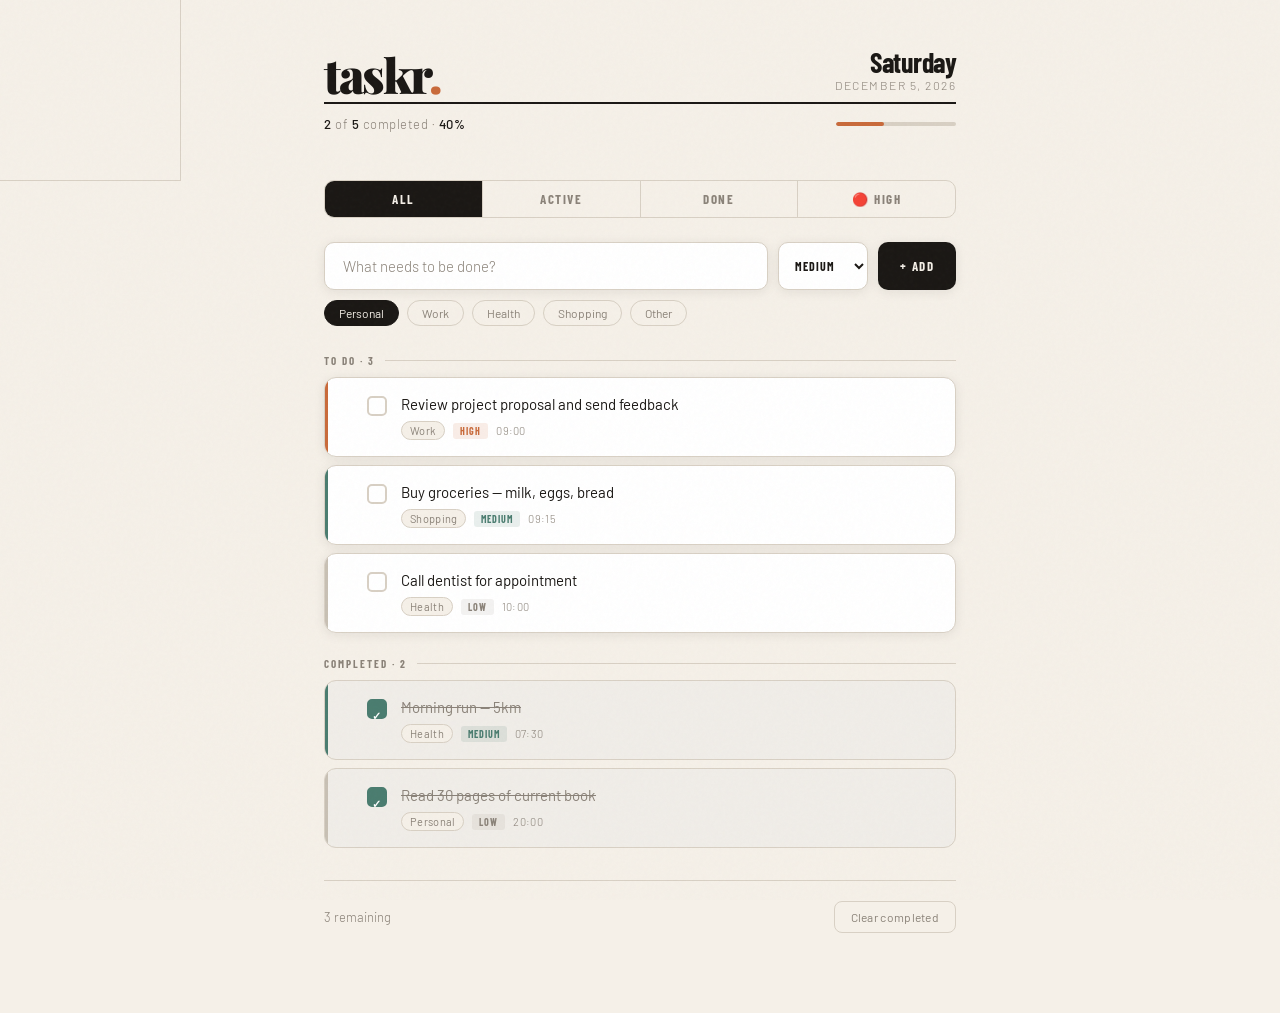
<file: index.html>
<!DOCTYPE html>
<html lang="en">
<head>
<meta charset="UTF-8">
<meta name="viewport" content="width=device-width, initial-scale=1.0">
<title>Taskr — Get things done</title>
<link href="https://fonts.googleapis.com/css2?family=Playfair+Display:wght@400;700;900&family=Barlow:wght@300;400;500&family=Barlow+Condensed:wght@500;700&display=swap" rel="stylesheet">
<style>
  :root {
    --bg: #f5f0e8;
    --ink: #1a1714;
    --muted: #8a8278;
    --accent: #c96a3a;
    --accent2: #4a7c6f;
    --border: #d8d0c4;
    --card: #ffffff;
    --done-bg: #f0ede8;
    --shadow: 0 2px 12px rgba(26,23,20,0.08);
    --shadow-hover: 0 8px 32px rgba(26,23,20,0.14);
  }

  * { margin: 0; padding: 0; box-sizing: border-box; }

  body {
    font-family: 'Barlow', sans-serif;
    background: var(--bg);
    color: var(--ink);
    min-height: 100vh;
    position: relative;
  }

  /* Grain texture overlay */
  body::before {
    content: '';
    position: fixed;
    inset: 0;
    background-image: url("data:image/svg+xml,%3Csvg viewBox='0 0 256 256' xmlns='http://www.w3.org/2000/svg'%3E%3Cfilter id='noise'%3E%3CfeTurbulence type='fractalNoise' baseFrequency='0.9' numOctaves='4' stitchTiles='stitch'/%3E%3C/filter%3E%3Crect width='100%25' height='100%25' filter='url(%23noise)' opacity='0.04'/%3E%3C/svg%3E");
    pointer-events: none;
    z-index: 1000;
    opacity: 0.6;
  }

  /* Decorative corner lines */
  body::after {
    content: '';
    position: fixed;
    top: 0; left: 0;
    width: 180px; height: 180px;
    border-right: 1px solid var(--border);
    border-bottom: 1px solid var(--border);
    pointer-events: none;
    z-index: 0;
  }

  .layout {
    max-width: 680px;
    margin: 0 auto;
    padding: 48px 24px 80px;
    position: relative;
    z-index: 1;
  }

  /* Header */
  .header {
    margin-bottom: 48px;
    opacity: 0;
    animation: slideIn 0.7s ease forwards;
  }
  .header-top {
    display: flex;
    align-items: flex-end;
    justify-content: space-between;
    margin-bottom: 4px;
  }
  .logo {
    font-family: 'Playfair Display', serif;
    font-weight: 900;
    font-size: 48px;
    line-height: 1;
    letter-spacing: -2px;
    color: var(--ink);
  }
  .logo-dot { color: var(--accent); }
  .date-block {
    text-align: right;
    padding-bottom: 6px;
  }
  .date-day {
    font-family: 'Barlow Condensed', sans-serif;
    font-size: 28px;
    font-weight: 700;
    line-height: 1;
    letter-spacing: -0.5px;
  }
  .date-full {
    font-size: 12px;
    color: var(--muted);
    font-weight: 300;
    letter-spacing: 1.5px;
    text-transform: uppercase;
    margin-top: 2px;
  }
  .header-rule {
    height: 2px;
    background: var(--ink);
    margin-bottom: 12px;
  }
  .header-sub {
    display: flex;
    align-items: center;
    justify-content: space-between;
  }
  .task-summary {
    font-size: 13px;
    color: var(--muted);
    font-weight: 300;
    letter-spacing: 0.5px;
  }
  .task-summary strong {
    color: var(--ink);
    font-weight: 500;
  }
  .progress-wrap {
    width: 120px;
    height: 4px;
    background: var(--border);
    border-radius: 2px;
    overflow: hidden;
  }
  .progress-fill {
    height: 100%;
    background: var(--accent);
    border-radius: 2px;
    transition: width 0.5s ease;
    width: 0%;
  }

  /* Filter tabs */
  .filters {
    display: flex;
    gap: 0;
    margin-bottom: 24px;
    border: 1px solid var(--border);
    border-radius: 10px;
    overflow: hidden;
    opacity: 0;
    animation: slideIn 0.7s 0.1s ease forwards;
  }
  .filter-btn {
    flex: 1;
    background: none;
    border: none;
    border-right: 1px solid var(--border);
    padding: 10px 0;
    font-family: 'Barlow Condensed', sans-serif;
    font-size: 13px;
    font-weight: 700;
    letter-spacing: 1.5px;
    text-transform: uppercase;
    color: var(--muted);
    cursor: pointer;
    transition: all 0.2s;
  }
  .filter-btn:last-child { border-right: none; }
  .filter-btn.active {
    background: var(--ink);
    color: var(--bg);
  }
  .filter-btn:hover:not(.active) { background: var(--border); color: var(--ink); }

  /* Input area */
  .input-section {
    margin-bottom: 28px;
    opacity: 0;
    animation: slideIn 0.7s 0.15s ease forwards;
  }
  .input-row {
    display: flex;
    gap: 10px;
    align-items: stretch;
  }
  .input-wrap {
    flex: 1;
    position: relative;
  }
  .task-input {
    width: 100%;
    background: var(--card);
    border: 1px solid var(--border);
    border-radius: 10px;
    padding: 14px 18px;
    font-family: 'Barlow', sans-serif;
    font-size: 15px;
    font-weight: 400;
    color: var(--ink);
    outline: none;
    transition: border-color 0.2s, box-shadow 0.2s;
    box-shadow: var(--shadow);
  }
  .task-input::placeholder { color: var(--muted); font-weight: 300; }
  .task-input:focus {
    border-color: var(--ink);
    box-shadow: var(--shadow-hover);
  }

  .priority-select {
    background: var(--card);
    border: 1px solid var(--border);
    border-radius: 10px;
    padding: 14px 12px;
    font-family: 'Barlow Condensed', sans-serif;
    font-size: 12px;
    font-weight: 700;
    letter-spacing: 1px;
    text-transform: uppercase;
    color: var(--ink);
    outline: none;
    cursor: pointer;
    box-shadow: var(--shadow);
    min-width: 90px;
    transition: border-color 0.2s;
  }
  .priority-select:focus { border-color: var(--ink); }

  .add-btn {
    background: var(--ink);
    color: var(--bg);
    border: none;
    border-radius: 10px;
    padding: 14px 22px;
    font-family: 'Barlow Condensed', sans-serif;
    font-size: 13px;
    font-weight: 700;
    letter-spacing: 1.5px;
    text-transform: uppercase;
    cursor: pointer;
    transition: all 0.2s;
    box-shadow: var(--shadow);
    white-space: nowrap;
  }
  .add-btn:hover {
    background: var(--accent);
    transform: translateY(-1px);
    box-shadow: var(--shadow-hover);
  }
  .add-btn:active { transform: translateY(0); }

  /* Category row */
  .category-row {
    display: flex;
    gap: 8px;
    margin-top: 10px;
    flex-wrap: wrap;
  }
  .cat-btn {
    background: none;
    border: 1px solid var(--border);
    border-radius: 20px;
    padding: 5px 14px;
    font-family: 'Barlow', sans-serif;
    font-size: 12px;
    font-weight: 400;
    color: var(--muted);
    cursor: pointer;
    transition: all 0.2s;
  }
  .cat-btn.selected {
    background: var(--ink);
    border-color: var(--ink);
    color: var(--bg);
  }
  .cat-btn:hover:not(.selected) { border-color: var(--ink); color: var(--ink); }

  /* Tasks list */
  .tasks-container {
    opacity: 0;
    animation: slideIn 0.7s 0.2s ease forwards;
  }
  .tasks-group-label {
    font-family: 'Barlow Condensed', sans-serif;
    font-size: 11px;
    font-weight: 700;
    letter-spacing: 2px;
    text-transform: uppercase;
    color: var(--muted);
    margin-bottom: 10px;
    margin-top: 24px;
    display: flex;
    align-items: center;
    gap: 10px;
  }
  .tasks-group-label::after {
    content: '';
    flex: 1;
    height: 1px;
    background: var(--border);
  }

  .task-item {
    background: var(--card);
    border: 1px solid var(--border);
    border-radius: 12px;
    padding: 16px 18px;
    margin-bottom: 8px;
    display: flex;
    align-items: flex-start;
    gap: 14px;
    box-shadow: var(--shadow);
    transition: all 0.25s ease;
    position: relative;
    overflow: hidden;
    cursor: default;
    animation: taskEnter 0.35s ease forwards;
  }
  @keyframes taskEnter {
    from { opacity: 0; transform: translateY(12px); }
    to   { opacity: 1; transform: translateY(0); }
  }
  .task-item::before {
    content: '';
    position: absolute;
    left: 0; top: 0; bottom: 0;
    width: 3px;
    background: var(--priority-color, var(--border));
    border-radius: 12px 0 0 12px;
  }
  .task-item:hover {
    box-shadow: var(--shadow-hover);
    transform: translateY(-1px);
    border-color: #c8c0b4;
  }
  .task-item.done {
    background: var(--done-bg);
    box-shadow: none;
    border-color: var(--border);
  }
  .task-item.done:hover { transform: none; box-shadow: none; }

  /* Checkbox */
  .check-wrap {
    flex-shrink: 0;
    margin-top: 2px;
  }
  .check-box {
    width: 20px;
    height: 20px;
    border: 2px solid var(--border);
    border-radius: 5px;
    cursor: pointer;
    display: flex;
    align-items: center;
    justify-content: center;
    transition: all 0.2s;
    background: white;
  }
  .check-box:hover { border-color: var(--ink); }
  .task-item.done .check-box {
    background: var(--accent2);
    border-color: var(--accent2);
  }
  .check-icon {
    display: none;
    width: 10px;
    height: 10px;
  }
  .task-item.done .check-icon { display: block; }
  .check-icon::before {
    content: '✓';
    color: white;
    font-size: 11px;
    font-weight: 700;
    line-height: 1;
  }

  /* Task content */
  .task-body { flex: 1; min-width: 0; }
  .task-text {
    font-size: 15px;
    font-weight: 400;
    line-height: 1.4;
    word-break: break-word;
    transition: all 0.2s;
  }
  .task-item.done .task-text {
    text-decoration: line-through;
    color: var(--muted);
  }
  .task-meta {
    display: flex;
    align-items: center;
    gap: 8px;
    margin-top: 6px;
    flex-wrap: wrap;
  }
  .task-cat {
    font-size: 11px;
    color: var(--muted);
    background: var(--bg);
    border: 1px solid var(--border);
    border-radius: 20px;
    padding: 2px 8px;
    font-weight: 400;
    letter-spacing: 0.3px;
  }
  .task-time {
    font-size: 11px;
    color: var(--muted);
    font-weight: 300;
    letter-spacing: 0.3px;
  }
  .priority-badge {
    font-family: 'Barlow Condensed', sans-serif;
    font-size: 10px;
    font-weight: 700;
    letter-spacing: 1px;
    text-transform: uppercase;
    padding: 2px 7px;
    border-radius: 3px;
  }
  .badge-high   { background: rgba(201,106,58,0.12); color: var(--accent); }
  .badge-medium { background: rgba(74,124,111,0.12); color: var(--accent2); }
  .badge-low    { background: rgba(138,130,120,0.1); color: var(--muted); }

  /* Task actions */
  .task-actions {
    display: flex;
    gap: 4px;
    flex-shrink: 0;
    opacity: 0;
    transition: opacity 0.2s;
  }
  .task-item:hover .task-actions { opacity: 1; }
  .action-btn {
    background: none;
    border: 1px solid var(--border);
    border-radius: 7px;
    width: 30px;
    height: 30px;
    display: flex;
    align-items: center;
    justify-content: center;
    cursor: pointer;
    font-size: 13px;
    transition: all 0.2s;
    color: var(--muted);
  }
  .action-btn:hover { background: var(--bg); border-color: var(--ink); color: var(--ink); }
  .action-btn.delete:hover { background: #fde8e8; border-color: #e05c5c; color: #e05c5c; }

  /* Empty state */
  .empty-state {
    text-align: center;
    padding: 60px 20px;
    display: none;
  }
  .empty-state.active { display: block; }
  .empty-icon {
    font-size: 40px;
    margin-bottom: 16px;
    opacity: 0.5;
  }
  .empty-title {
    font-family: 'Playfair Display', serif;
    font-size: 22px;
    font-weight: 700;
    margin-bottom: 8px;
    color: var(--ink);
  }
  .empty-sub {
    font-size: 14px;
    color: var(--muted);
    font-weight: 300;
    line-height: 1.6;
  }

  /* Clear completed */
  .bottom-bar {
    display: flex;
    align-items: center;
    justify-content: space-between;
    margin-top: 32px;
    padding-top: 20px;
    border-top: 1px solid var(--border);
  }
  .bottom-count {
    font-size: 13px;
    color: var(--muted);
    font-weight: 300;
  }
  .clear-btn {
    background: none;
    border: 1px solid var(--border);
    border-radius: 8px;
    padding: 8px 16px;
    font-family: 'Barlow', sans-serif;
    font-size: 12px;
    font-weight: 400;
    color: var(--muted);
    cursor: pointer;
    transition: all 0.2s;
    letter-spacing: 0.3px;
  }
  .clear-btn:hover {
    border-color: #e05c5c;
    color: #e05c5c;
    background: #fde8e8;
  }

  /* Animations */
  @keyframes slideIn {
    from { opacity: 0; transform: translateY(16px); }
    to   { opacity: 1; transform: translateY(0); }
  }
  .task-item.removing {
    animation: taskLeave 0.3s ease forwards;
  }
  @keyframes taskLeave {
    to { opacity: 0; transform: translateX(20px); max-height: 0; padding: 0; margin: 0; border: none; }
  }

  /* Drag handle */
  .drag-handle {
    flex-shrink: 0;
    color: var(--border);
    cursor: grab;
    font-size: 14px;
    padding: 2px 0;
    opacity: 0;
    transition: opacity 0.2s;
    line-height: 1;
    margin-top: 2px;
  }
  .task-item:hover .drag-handle { opacity: 1; }
  .task-item.dragging {
    opacity: 0.5;
    box-shadow: var(--shadow-hover);
  }
  .task-item.drag-over {
    border-color: var(--accent);
    border-style: dashed;
  }

  /* Edit mode */
  .task-edit-input {
    width: 100%;
    background: none;
    border: none;
    border-bottom: 1px solid var(--ink);
    outline: none;
    font-family: 'Barlow', sans-serif;
    font-size: 15px;
    font-weight: 400;
    color: var(--ink);
    padding: 2px 0;
    margin-bottom: 2px;
  }
</style>
</head>
<body>

<div class="layout">

  <!-- Header -->
  <div class="header">
    <div class="header-top">
      <div class="logo">taskr<span class="logo-dot">.</span></div>
      <div class="date-block">
        <div class="date-day" id="dateDay"></div>
        <div class="date-full" id="dateFull"></div>
      </div>
    </div>
    <div class="header-rule"></div>
    <div class="header-sub">
      <div class="task-summary" id="taskSummary">No tasks yet</div>
      <div class="progress-wrap">
        <div class="progress-fill" id="progressFill"></div>
      </div>
    </div>
  </div>

  <!-- Filters -->
  <div class="filters">
    <button class="filter-btn active" data-filter="all" onclick="setFilter('all', this)">All</button>
    <button class="filter-btn" data-filter="active" onclick="setFilter('active', this)">Active</button>
    <button class="filter-btn" data-filter="done" onclick="setFilter('done', this)">Done</button>
    <button class="filter-btn" data-filter="high" onclick="setFilter('high', this)">🔴 High</button>
  </div>

  <!-- Input -->
  <div class="input-section">
    <div class="input-row">
      <div class="input-wrap">
        <input class="task-input" id="taskInput" type="text" placeholder="What needs to be done?" autocomplete="off" />
      </div>
      <select class="priority-select" id="prioritySelect">
        <option value="medium">Medium</option>
        <option value="high">High</option>
        <option value="low">Low</option>
      </select>
      <button class="add-btn" onclick="addTask()">+ Add</button>
    </div>
    <div class="category-row" id="categoryRow">
      <button class="cat-btn selected" data-cat="Personal" onclick="selectCat(this)">Personal</button>
      <button class="cat-btn" data-cat="Work" onclick="selectCat(this)">Work</button>
      <button class="cat-btn" data-cat="Health" onclick="selectCat(this)">Health</button>
      <button class="cat-btn" data-cat="Shopping" onclick="selectCat(this)">Shopping</button>
      <button class="cat-btn" data-cat="Other" onclick="selectCat(this)">Other</button>
    </div>
  </div>

  <!-- Tasks -->
  <div class="tasks-container">
    <div id="tasksList"></div>
    <div class="empty-state" id="emptyState">
      <div class="empty-icon">📋</div>
      <div class="empty-title">All clear</div>
      <div class="empty-sub">No tasks here. Add something above<br>and get things done.</div>
    </div>
    <div class="bottom-bar" id="bottomBar" style="display:none">
      <div class="bottom-count" id="bottomCount"></div>
      <button class="clear-btn" onclick="clearCompleted()">Clear completed</button>
    </div>
  </div>

</div>

<script>
  // ── State ──────────────────────────────────────────────
  let tasks = JSON.parse(localStorage.getItem('taskr-tasks') || '[]');
  let currentFilter = 'all';
  let selectedCat = 'Personal';
  let dragSrcIdx = null;

  // ── Init ──────────────────────────────────────────────
  function init() {
    // Date
    const now = new Date();
    document.getElementById('dateDay').textContent =
      now.toLocaleDateString('en', { weekday: 'long' });
    document.getElementById('dateFull').textContent =
      now.toLocaleDateString('en', { month: 'long', day: 'numeric', year: 'numeric' });

    // Enter key
    document.getElementById('taskInput').addEventListener('keydown', e => {
      if (e.key === 'Enter') addTask();
    });

    render();
  }

  // ── Save ──────────────────────────────────────────────
  function save() {
    localStorage.setItem('taskr-tasks', JSON.stringify(tasks));
  }

  // ── Add ──────────────────────────────────────────────
  function addTask() {
    const input = document.getElementById('taskInput');
    const text = input.value.trim();
    if (!text) { input.focus(); return; }

    const priority = document.getElementById('prioritySelect').value;
    tasks.unshift({
      id: Date.now(),
      text,
      done: false,
      priority,
      category: selectedCat,
      created: new Date().toLocaleTimeString([], { hour: '2-digit', minute: '2-digit' })
    });

    input.value = '';
    save();
    render();
    input.focus();
  }

  // ── Toggle ────────────────────────────────────────────
  function toggleTask(id) {
    const t = tasks.find(t => t.id === id);
    if (t) { t.done = !t.done; save(); render(); }
  }

  // ── Delete ────────────────────────────────────────────
  function deleteTask(id) {
    const el = document.querySelector(`[data-id="${id}"]`);
    if (el) {
      el.classList.add('removing');
      setTimeout(() => {
        tasks = tasks.filter(t => t.id !== id);
        save(); render();
      }, 280);
    }
  }

  // ── Edit ─────────────────────────────────────────────
  function startEdit(id) {
    const t = tasks.find(t => t.id === id);
    if (!t) return;
    const el = document.querySelector(`[data-id="${id}"] .task-text`);
    if (!el) return;
    const orig = t.text;
    el.innerHTML = `<input class="task-edit-input" value="${orig.replace(/"/g, '&quot;')}" />`;
    const inp = el.querySelector('input');
    inp.focus();
    inp.select();
    inp.addEventListener('keydown', e => {
      if (e.key === 'Enter') { t.text = inp.value.trim() || orig; save(); render(); }
      if (e.key === 'Escape') render();
    });
    inp.addEventListener('blur', () => { t.text = inp.value.trim() || orig; save(); render(); });
  }

  // ── Filter ────────────────────────────────────────────
  function setFilter(f, btn) {
    currentFilter = f;
    document.querySelectorAll('.filter-btn').forEach(b => b.classList.remove('active'));
    btn.classList.add('active');
    render();
  }

  // ── Category select ───────────────────────────────────
  function selectCat(btn) {
    document.querySelectorAll('.cat-btn').forEach(b => b.classList.remove('selected'));
    btn.classList.add('selected');
    selectedCat = btn.dataset.cat;
  }

  // ── Clear completed ───────────────────────────────────
  function clearCompleted() {
    tasks = tasks.filter(t => !t.done);
    save(); render();
  }

  // ── Priority color ────────────────────────────────────
  function priorityColor(p) {
    return p === 'high' ? '#c96a3a' : p === 'medium' ? '#4a7c6f' : '#c8c0b4';
  }

  // ── Render ────────────────────────────────────────────
  function render() {
    const list = document.getElementById('tasksList');
    const empty = document.getElementById('emptyState');
    const bottomBar = document.getElementById('bottomBar');

    // Filter
    let visible = tasks.filter(t => {
      if (currentFilter === 'active') return !t.done;
      if (currentFilter === 'done')   return t.done;
      if (currentFilter === 'high')   return t.priority === 'high';
      return true;
    });

    // Summary & progress
    const total = tasks.length;
    const done  = tasks.filter(t => t.done).length;
    const pct   = total ? Math.round((done / total) * 100) : 0;
    document.getElementById('progressFill').style.width = pct + '%';
    document.getElementById('taskSummary').innerHTML =
      total === 0 ? 'No tasks yet' :
      `<strong>${done}</strong> of <strong>${total}</strong> completed · <strong>${pct}%</strong>`;

    // Bottom bar
    const hasDone = tasks.some(t => t.done);
    bottomBar.style.display = total > 0 ? 'flex' : 'none';
    document.getElementById('bottomCount').textContent =
      `${total - done} remaining`;

    // Empty
    empty.classList.toggle('active', visible.length === 0);

    // Separate active / done
    const active = visible.filter(t => !t.done);
    const doneItems = visible.filter(t => t.done);

    let html = '';

    if (active.length) {
      html += `<div class="tasks-group-label">To Do · ${active.length}</div>`;
      html += active.map((t, i) => taskHTML(t, tasks.indexOf(t))).join('');
    }
    if (doneItems.length) {
      html += `<div class="tasks-group-label">Completed · ${doneItems.length}</div>`;
      html += doneItems.map((t, i) => taskHTML(t, tasks.indexOf(t))).join('');
    }

    list.innerHTML = html;

    // Drag & drop
    list.querySelectorAll('.task-item').forEach(el => {
      el.addEventListener('dragstart', onDragStart);
      el.addEventListener('dragover',  onDragOver);
      el.addEventListener('drop',      onDrop);
      el.addEventListener('dragend',   onDragEnd);
    });
  }

  function taskHTML(t, idx) {
    const badgeClass = `badge-${t.priority}`;
    const badgeLabel = t.priority.charAt(0).toUpperCase() + t.priority.slice(1);
    return `
      <div class="task-item ${t.done ? 'done' : ''}"
           data-id="${t.id}" data-idx="${idx}"
           style="--priority-color: ${priorityColor(t.priority)}"
           draggable="true">
        <div class="drag-handle" title="Drag to reorder">⠿</div>
        <div class="check-wrap" onclick="toggleTask(${t.id})">
          <div class="check-box"><span class="check-icon"></span></div>
        </div>
        <div class="task-body">
          <div class="task-text" ondblclick="startEdit(${t.id})">${escHtml(t.text)}</div>
          <div class="task-meta">
            <span class="task-cat">${t.category}</span>
            <span class="priority-badge ${badgeClass}">${badgeLabel}</span>
            <span class="task-time">${t.created}</span>
          </div>
        </div>
        <div class="task-actions">
          <button class="action-btn" onclick="startEdit(${t.id})" title="Edit">✏️</button>
          <button class="action-btn delete" onclick="deleteTask(${t.id})" title="Delete">✕</button>
        </div>
      </div>
    `;
  }

  function escHtml(s) {
    return s.replace(/&/g,'&amp;').replace(/</g,'&lt;').replace(/>/g,'&gt;');
  }

  // ── Drag & Drop ───────────────────────────────────────
  function onDragStart(e) {
    dragSrcIdx = parseInt(this.dataset.idx);
    this.classList.add('dragging');
    e.dataTransfer.effectAllowed = 'move';
  }
  function onDragOver(e) {
    e.preventDefault();
    document.querySelectorAll('.task-item').forEach(el => el.classList.remove('drag-over'));
    this.classList.add('drag-over');
    e.dataTransfer.dropEffect = 'move';
  }
  function onDrop(e) {
    e.stopPropagation();
    const destIdx = parseInt(this.dataset.idx);
    if (dragSrcIdx !== null && dragSrcIdx !== destIdx) {
      const moved = tasks.splice(dragSrcIdx, 1)[0];
      tasks.splice(destIdx, 0, moved);
      save(); render();
    }
  }
  function onDragEnd() {
    document.querySelectorAll('.task-item').forEach(el => {
      el.classList.remove('dragging', 'drag-over');
    });
    dragSrcIdx = null;
  }

  // ── Seed demo tasks ───────────────────────────────────
  if (tasks.length === 0) {
    tasks = [
      { id: 1, text: 'Review project proposal and send feedback', done: false, priority: 'high',   category: 'Work',     created: '09:00' },
      { id: 2, text: 'Buy groceries — milk, eggs, bread',         done: false, priority: 'medium', category: 'Shopping', created: '09:15' },
      { id: 3, text: 'Morning run — 5km',                        done: true,  priority: 'medium', category: 'Health',   created: '07:30' },
      { id: 4, text: 'Call dentist for appointment',              done: false, priority: 'low',    category: 'Health',   created: '10:00' },
      { id: 5, text: 'Read 30 pages of current book',            done: true,  priority: 'low',    category: 'Personal', created: '20:00' },
    ];
    save();
  }

  init();
</script>
</body>
</html>
</file>
